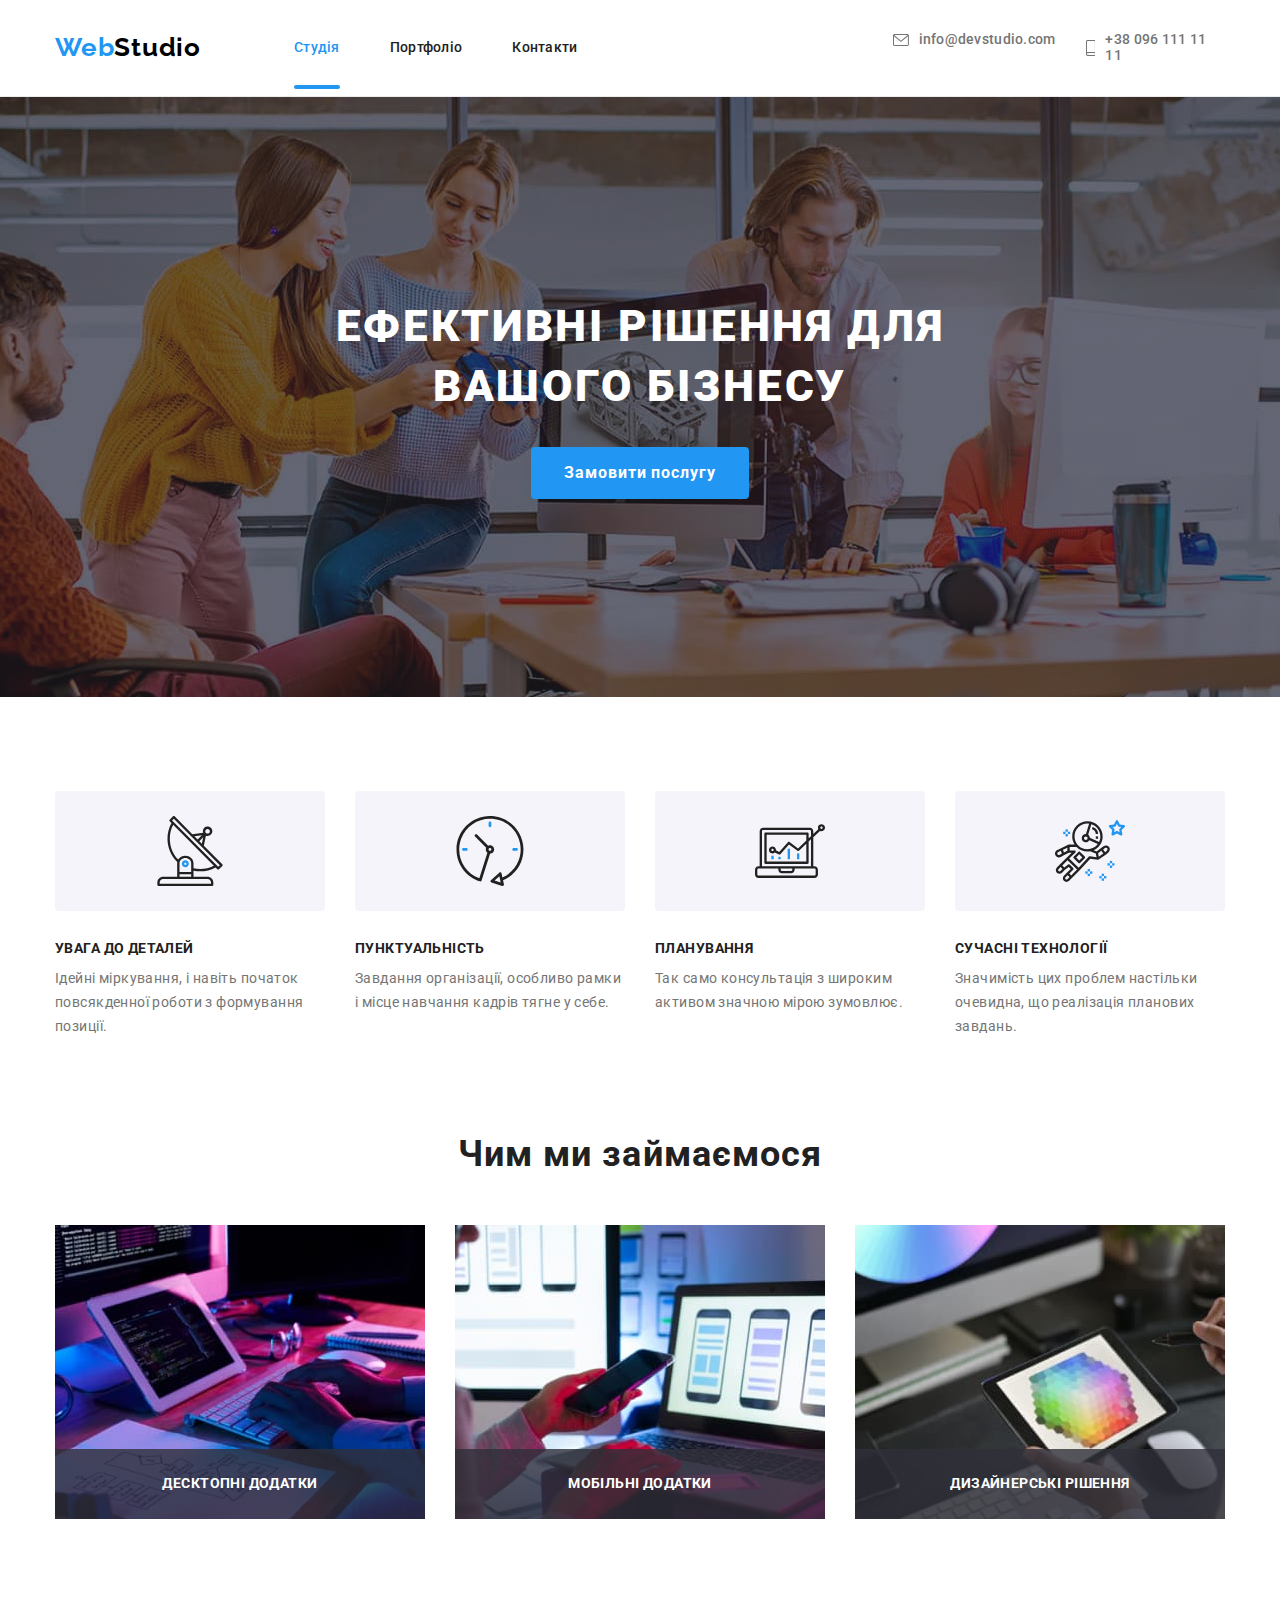
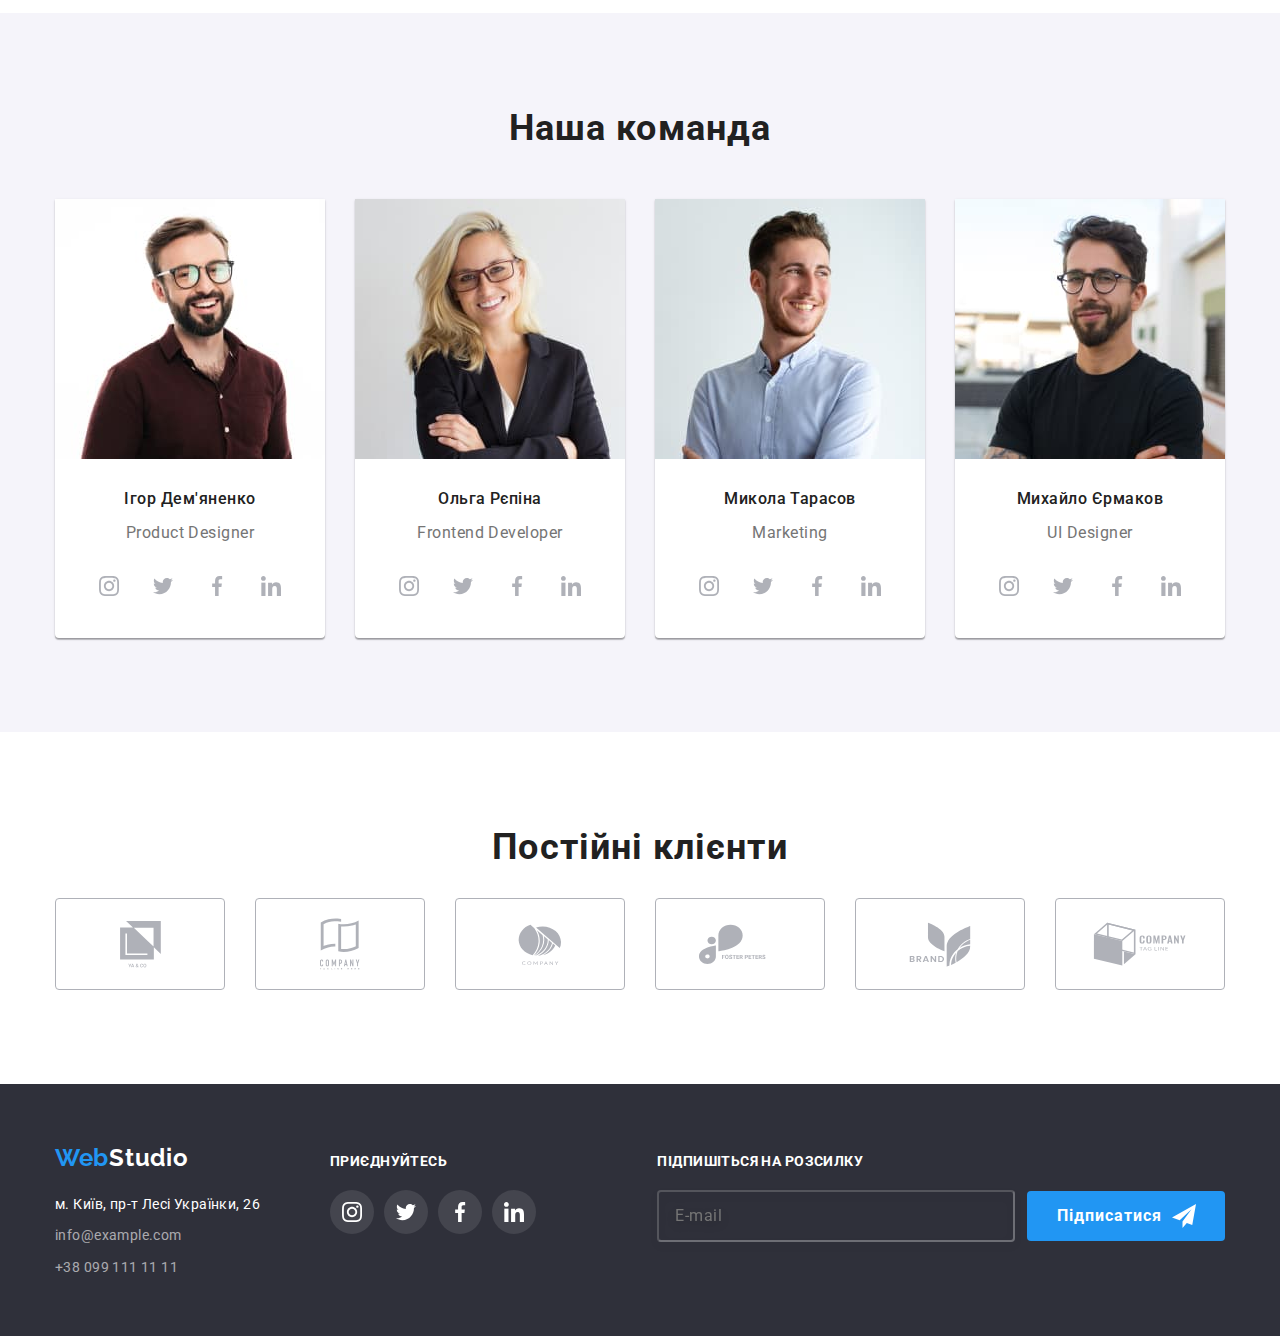
<file: index.html>
<!DOCTYPE html>
<html lang="ru">

<head>
  <meta charset="UTF-8" />
  <meta http-equiv="X-UA-Compatible" content="IE=edge" />
  <meta name="viewport" content="width=device-width, initial-scale=1.0" />
  <meta name="description" content="Загальна інформація про компанію">
  <title>Студия</title>
  <link rel="preconnect" href="https://fonts.googleapis.com" />
  <link rel="preconnect" href="https://fonts.gstatic.com" crossorigin />
  <link rel="stylesheet"
    href="https://cdnjs.cloudflare.com/ajax/libs/modern-normalize/1.1.0/modern-normalize.min.css" />
  <link href="https://fonts.googleapis.com/css2?family=Raleway:wght@700&family=Roboto:wght@400;500;700;900&display=swap"
    rel="stylesheet" />
  <link rel="stylesheet" href="./css/main.min.css">
</head>

<body class="body">
  <!-- Шапка -->
  <header class="header">
    <div class="header__container container ">
      <a lang="en" href="./index.html" class="header__logo"><span class="logo__forepart">Web</span>Studio</a>
      <button type="button" class="header__mobile-button is-open" aria-expanded="false" data-menu-button><svg width="40"
          height="40" aria-label="Перемикач мобільного меню" aria-controls="header__mobile-menu">
          <use class="header__icon-cross" href="./images/sprites.svg#icon-menu"></use>
          <use class="header__icon-menu" href="./images/sprites.svg#icon-cross"></use>
        </svg></button>
      <div class="header__mobile-menu" id="header__mobile-menu" data-menu>
        <nav class="header__navigation">
          <ul class="header__menu">
            <li class="header__menu-item"><a href="./index.html"
                class="header__menu-link header__menu-link--current">Студія</a>
            </li>
            <li class="header__menu-item"><a href="./portfolio.html" class="header__menu-link">Портфоліо</a></li>
            <li class="header__menu-item"><a href="#" class="header__menu-link">Контакти</a></li>
          </ul>
        </nav>
        <div class="header__contacts-mobile">
          <ul class="header__contacts">
            <li class="header__contacts-item--mail">
              <a href="mailto:info@devstudio.com" class="header__contacts-mail"><svg class="header__contacts-icon"
                  width="16" height="12">
                  <use href="./images/sprites.svg#icon-envelope"></use>
                </svg>
                info@devstudio.com</a>
            </li>
            <li class="header__contacts-item--tel">
              <a href="tel:+380961111111" class="header__contacts-tel">
                <svg class="header__contacts-icon" width="10" height="16">
                  <use href="./images/sprites.svg#icon-smartphone"></use>
                </svg>
                +38 096 111 11 11</a>
            </li>
          </ul>
          <ul class="header__socials">
            <li class="header__socials-item">
              <a href="#" class="header__socials-link">Instagram</a>
            </li>
            <li class="header__socials-item">
              <a href="#" class="header__socials-link">Twitter</a>
            </li>
            <li class="header__socials-item">
              <a href="#" class="header__socials-link">Facebook</a>
            </li>
            <li class="header__socials-item">
              <a href="#" class="header__socials-link">LinkedIn</a>
            </li>
          </ul>
        </div>
      </div>
    </div>
  </header>
  <main>
    <!-- Герой -->
    <section class="hero section">
      <div class="hero__container container">
        <h1 class="hero__title">Ефективні рішення для вашого бізнесу</h1>
        <button type="button" class="button hero__button" data-modal-open>
          Замовити послугу
        </button>
      </div>
    </section>

    <!-- Особенности работы -->

    <section class="advantages section">
      <div class="advantages__container container">
        <h2 class="advantages__title section-title visually-hidden">Наші переваги</h2>
        <ul class="advantages__list">
          <li class="advantages__item">
            <div class="advantages__icon">
              <svg class="advantages__img" width="70" height="70">
                <use href="./images/sprites.svg#icon-antenna"></use>
              </svg>
            </div>
            <h3 class="advantages__title">Увага до деталей</h3>
            <p class="advantages__description">
              Ідейні міркування, і навіть початок повсякденної роботи з формування позиції.
            </p>
          </li>
          <li class="advantages__item">
            <div class="advantages__icon">
              <svg class="advantages__img" width="70" height="70">
                <use href="./images/sprites.svg#icon-clock"></use>
              </svg>
            </div>
            <h3 class="advantages__title">Пунктуальність</h3>
            <p class="advantages__description">
              Завдання організації, особливо рамки і місце навчання кадрів тягне у себе.
            </p>
          </li>
          <li class="advantages__item">
            <div class="advantages__icon">
              <svg class="advantages__img" height="70" width="70">
                <use href="./images/sprites.svg#icon-diagram"></use>
              </svg>
            </div>
            <h3 class="advantages__title">Планування</h3>
            <p class="advantages__description">
              Так само консультація з широким активом значною мірою зумовлює.
            </p>
          </li>
          <li class="advantages__item">
            <div class="advantages__icon">
              <svg class="advantages__img" height="70" width="70">
                <use href="./images/sprites.svg#icon-astronaut"></use>
              </svg>
            </div>
            <h3 class="advantages__title">Сучасні технології</h3>
            <p class="advantages__description">
              Значимість цих проблем настільки очевидна, що реалізація планових завдань.
            </p>
          </li>
        </ul>
      </div>
    </section>

    <!-- Чем занимаются -->

    <section class="specialism section">
      <div class="specialism_container container">
        <h2 class="specialism__title section-title">Чим ми займаємося</h2>
        <ul class="specialism__list">
          <li class="specialism__item">
            <img srcset="./images/photo-box1-1x.jpg 1x, ./images/photo-box1-2x.jpg 2x" src="./images/photo-box1-1x.jpg"
              alt="Програміст пише код" width="370" />
            <p class="specialism__text">Десктопні додатки</p>
          </li>
          <li class="specialism__item">
            <img srcset="./images/photo-box2-1x.jpg 1x, ./images/photo-box2-2x.jpg 2x" src="./images/photo-box2-1x.jpg"
              alt="Телефон та ноутбук" width="370" />
            <p class="specialism__text">Мобільні додатки</p>
          </li>
          <li class="specialism__item">
            <img srcset="./images/photo-box3-1x.jpg 1x, ./images/photo-box3-2x.jpg 2x" src="./images/photo-box3-1x.jpg"
              alt="Палітра кольорів на планшеті" width="370" />
            <p class="specialism__text">Дизайнерські рішення</p>
          </li>
        </ul>
      </div>
    </section>
    <!-- Команда -->
    <section class="cooperators section">
      <div class="cooperators__container container">
        <h2 class="cooperators__title section-title">Наша команда</h2>
        <ul class="cooperators__list">
          <li class="cooperators__item">
            <img srcset="
              ./images/igor-desktop1x.jpg 270w,
              ./images/igor-desktop2x.jpg 540w,
              ./images/igor-tablet1x.jpg 354w,
              ./images/igor-tablet2x.jpg 708w,
              ./images/igor-mobile1x.jpg 450w,
              ./images/igor-mobile2x.jpg 900w" src="./images/igor-mobile1x.jpg" alt="Product Designer"
              sizes="(min-width: 1200px) 270px, (min-width: 768px) 354px, (min-width: 480px) 450px, 450px" />
            <div class="cooperators__card">
              <h3 class="cooperators__name">Ігор Дем'яненко</h3>
              <p lang="en" class="cooperators__post">Product Designer</p>
              <ul class="cooperators__networks">
                <li><a href="#" class="cooperators__link"><svg width="20" height="20">
                      <use href="./images/sprites.svg#icon-instagram"></use>
                    </svg>
                  </a></li>
                <li><a href="#" class="cooperators__link"><svg width="20" height="20">
                      <use href="./images/sprites.svg#icon-twitter"></use>
                    </svg></a></li>
                <li><a href="#" class="cooperators__link"><svg width="20" height="20">
                      <use href="./images/sprites.svg#icon-facebook"></use>
                    </svg>
                  </a></li>
                <li><a href="#" class="cooperators__link"><svg width="20" height="20">
                      <use href="./images/sprites.svg#icon-linkedin"></use>
                    </svg>
                  </a></li>
              </ul>
            </div>
          </li>
          <li class="cooperators__item">
            <img srcset="
            ./images/olga-desktop1x.jpg 270w,
            ./images/olga-desktop2x.jpg 540w,
            ./images/olga-tablet1x.jpg 354w,
            ./images/olga-tablet2x.jpg 708w,
            ./images/olga-mobile1x.jpg 450w,
            ./images/olga-mobile2x.jpg 900w" src="./images/olga-mobile1x.jpg" alt="Frontend Developer"
              sizes="(min-width: 1200px) 270px, (min-width: 768px) 354px, (min-width: 480px) 450px, 450px" />
            <div class="cooperators__card">
              <h3 class="cooperators__name">Ольга Рєпіна</h3>
              <p lang="en" class="cooperators__post">Frontend Developer</p>
              <ul class="cooperators__networks">
                <li><a href="#" class="cooperators__link"><svg width="20" height="20">
                      <use href="./images/sprites.svg#icon-instagram"></use>
                    </svg>
                  </a></li>
                <li><a href="#" class="cooperators__link"><svg width="20" height="20">
                      <use href="./images/sprites.svg#icon-twitter"></use>
                    </svg></a></li>
                <li><a href="#" class="cooperators__link"><svg width="20" height="20">
                      <use href="./images/sprites.svg#icon-facebook"></use>
                    </svg>
                  </a></li>
                <li><a href="#" class="cooperators__link"><svg width="20" height="20">
                      <use href="./images/sprites.svg#icon-linkedin"></use>
                    </svg>
                  </a></li>
              </ul>
            </div>
          </li>
          <li class="cooperators__item">
            <img srcset="
            ./images/mykola-desktop1x.jpg 270w,
            ./images/mykola-desktop2x.jpg 540w,
            ./images/mykola-tablet1x.jpg 354w,
            ./images/mykola-tablet2x.jpg 708w,
            ./images/mykola-mobile1x.jpg 450w,
            ./images/mykola-mobile2x.jpg 900w" src="./images/mykola-mobile1x.jpg" alt="Marketing"
              sizes="(min-width: 1200px) 270px, (min-width: 768px) 354px, (min-width: 480px) 450px, 450px" />
            <div class="cooperators__card">
              <h3 class="cooperators__name">Микола Тарасов</h3>
              <p lang="en" class="cooperators__post">Marketing</p>
              <ul class="cooperators__networks">
                <li><a href="#" class="cooperators__link"><svg width="20" height="20">
                      <use href="./images/sprites.svg#icon-instagram"></use>
                    </svg>
                  </a></li>
                <li><a href="#" class="cooperators__link"><svg width="20" height="20">
                      <use href="./images/sprites.svg#icon-twitter"></use>
                    </svg></a></li>
                <li><a href="#" class="cooperators__link"><svg width="20" height="20">
                      <use href="./images/sprites.svg#icon-facebook"></use>
                    </svg>
                  </a></li>
                <li><a href="#" class="cooperators__link"><svg width="20" height="20">
                      <use href="./images/sprites.svg#icon-linkedin"></use>
                    </svg>
                  </a></li>
              </ul>
            </div>
          </li>
          <li class="cooperators__item">
            <img srcset="
            ./images/mihail-desktop1x.jpg 270w,
            ./images/mihail-desktop2x.jpg 540w,
            ./images/mihail-tablet1x.jpg 354w,
            ./images/mihail-tablet2x.jpg 708w,
            ./images/mihail-mobile1x.jpg 450w,
            ./images/mihail-mobile2x.jpg 900w" src="./images/mihail-mobile1x.jpg" alt="UI Designer"
              sizes="(min-width: 1200px) 270px, (min-width: 768px) 354px, (min-width: 480px) 450px, 450px" />
            <div class="cooperators__card">
              <h3 class="cooperators__name">Михайло Єрмаков</h3>
              <p lang="en" class="cooperators__post">UI Designer</p>
              <ul class="cooperators__networks">
                <li><a href="#" class="cooperators__link"><svg width="20" height="20">
                      <use href="./images/sprites.svg#icon-instagram"></use>
                    </svg>
                  </a></li>
                <li><a href="#" class="cooperators__link"><svg width="20" height="20">
                      <use href="./images/sprites.svg#icon-twitter"></use>
                    </svg></a></li>
                <li><a href="#" class="cooperators__link"><svg width="20" height="20">
                      <use href="./images/sprites.svg#icon-facebook"></use>
                    </svg>
                  </a></li>
                <li><a href="#" class="cooperators__link"><svg width="20" height="20">
                      <use href="./images/sprites.svg#icon-linkedin"></use>
                    </svg>
                  </a></li>
              </ul>
            </div>
          </li>
        </ul>
      </div>
    </section>

    <!-- Клиенты -->

    <section class="clients section">
      <div class="clients__container container">
        <h2 class="clients__title section-title">Постійні клієнти</h2>
        <ul class="clients__list">
          <li class="clients__item">
            <a href="#" class="clients__link"><svg width="41" height="46.7">
                <use href="./images/sprites.svg#icon-client1"></use>
              </svg></a>
          </li>
          <li class="clients__item">
            <a href="#" class="clients__link"><svg width="40" height="52">
                <use href="./images/sprites.svg#icon-client2"></use>
              </svg></a>
          </li>
          <li class="clients__item">
            <a href="#" class="clients__link"><svg width="43.46" height="41.18">
                <use href="./images/sprites.svg#icon-client3"></use>
              </svg></a>
          </li>
          <li class="clients__item">
            <a href="#" class="clients__link"><svg width="84.44" height="40.62">
                <use href="./images/sprites.svg#icon-client4"></use>
              </svg></a>
          </li>
          <li class="clients__item">
            <a href="#" class="clients__link"><svg width="62.54" height="45.43">
                <use href="./images/sprites.svg#icon-client5"></use>
              </svg></a>
          </li>
          <li class="clients__item">
            <a href="#" class="clients__link"><svg width="93.79" height="43.93">
                <use href="./images/sprites.svg#icon-client6"></use>
              </svg></a>
          </li>
        </ul>
      </div>
    </section>
  </main>
  <!-- Футер -->

  <footer class="footer">
    <div class="footer__container container">
      <div class="footer__logo">
        <a lang="en" href="./index.html" class="footer__link"><span class="logo__forepart">Web</span>Studio</a>
        <address class="footer_address">
          <ul class="footer__address-list">
            <li class="footer__address-item">м. Київ, пр-т Лесі Українки, 26</li>
            <li class="footer__address-item">
              <a href="mailto:info@example.com" class="footer__address-item--grey">info@example.com</a>
            </li>
            <li class="footer__address-item">
              <a href="tel:+380991111111" class="footer__address-item--grey">+38 099 111 11 11</a>
            </li>
          </ul>
        </address>
      </div>
      <div class="footer__networks">
        <p class="footer__networks-title">приєднуйтесь</p>
        <div class="footer__networks-list">
          <a href="#" class="footer__networks-login"><svg width="20" height="20">
              <use href="./images/sprites.svg#icon-instagram"></use>
            </svg></a><a href="#" class="footer__networks-login"><svg width="20" height="20">
              <use href="./images/sprites.svg#icon-twitter"></use>
            </svg></a><a href="#" class="footer__networks-login"><svg width="20" height="20">
              <use href="./images/sprites.svg#icon-facebook"></use>
            </svg></a><a href="#" class="footer__networks-login"><svg width="20" height="20">
              <use href="./images/sprites.svg#icon-linkedin"></use>
            </svg></a>
        </div>
      </div>
      <div class="footer__subscribe">
        <p class="footer__subscribe-label">Підпишіться на розсилку</p>
        <form class="footer__subscribe-form">
          <input type="email" name="email" placeholder="E-mail" class="footer__subscribe-input" />
          <button type="submit" class="footer__subscribe-button">Підписатися<svg class="footer__subscribe-icon">
              <use href="./images/sprites.svg#icon-send"></use>
            </svg></button>
        </form>
      </div>
    </div>
  </footer>

  <!-- Модальное окно -->

  <div class="backdrop is-hidden" data-modal>
    <div class="modal">
      <button class="modal__btn-modal" data-modal-close aria-label="Кнопка закриття модального вікна"><svg
          class="modal__icon-close">
          <use href="./images/sprites.svg#icon-close"></use>
        </svg></button>
      <p class="modal__title">Залиште свої дані, ми вам передзвонимо</p>
      <form class="modal__form">
        <label class="modal__user-contacts">Ім'я<svg class="modal__icon">
            <use href="./images/sprites.svg#icon-person"></use>
          </svg><input type="text" name="name" autofocus class="modal__input" /></label>
        <label class="modal__user-contacts">Телефон<svg class="modal__icon">
            <use href="./images/sprites.svg#icon-phone"></use>
          </svg><input type="tel" name="tel" class="modal__input" /></label>
        <label class="modal__user-contacts">Пошта<svg class="modal__icon">
            <use href="./images/sprites.svg#icon-email"></use>
          </svg><input type="email" name="email" class="modal__input" /></label>
        <label class="modal__user-contacts">Коментар<textarea name="text" placeholder="Введіть текст"
            class="modal__textarea"></textarea></label>
        <label class="modal__agreement"><input type="checkbox" name="agreement" value="agree" class="modal__checkbox"
            required /><svg class="modal__icon-checkbox" width="20px" height="20px">
            <use href="./images/sprites.svg#icon-check"></use>
          </svg>Погоджуюся з розсилкою та приймаю <a href="#" class="modal__agreement-link">Умови
            договору</a></label>
        <button type="submit" class="modal__button-submit">Відправити</button>
      </form>
    </div>
  </div>
  <script src="./js/mobile-menu.js"></script>
  <script src="./js/modal.js"></script>
</body>

</html>
</file>
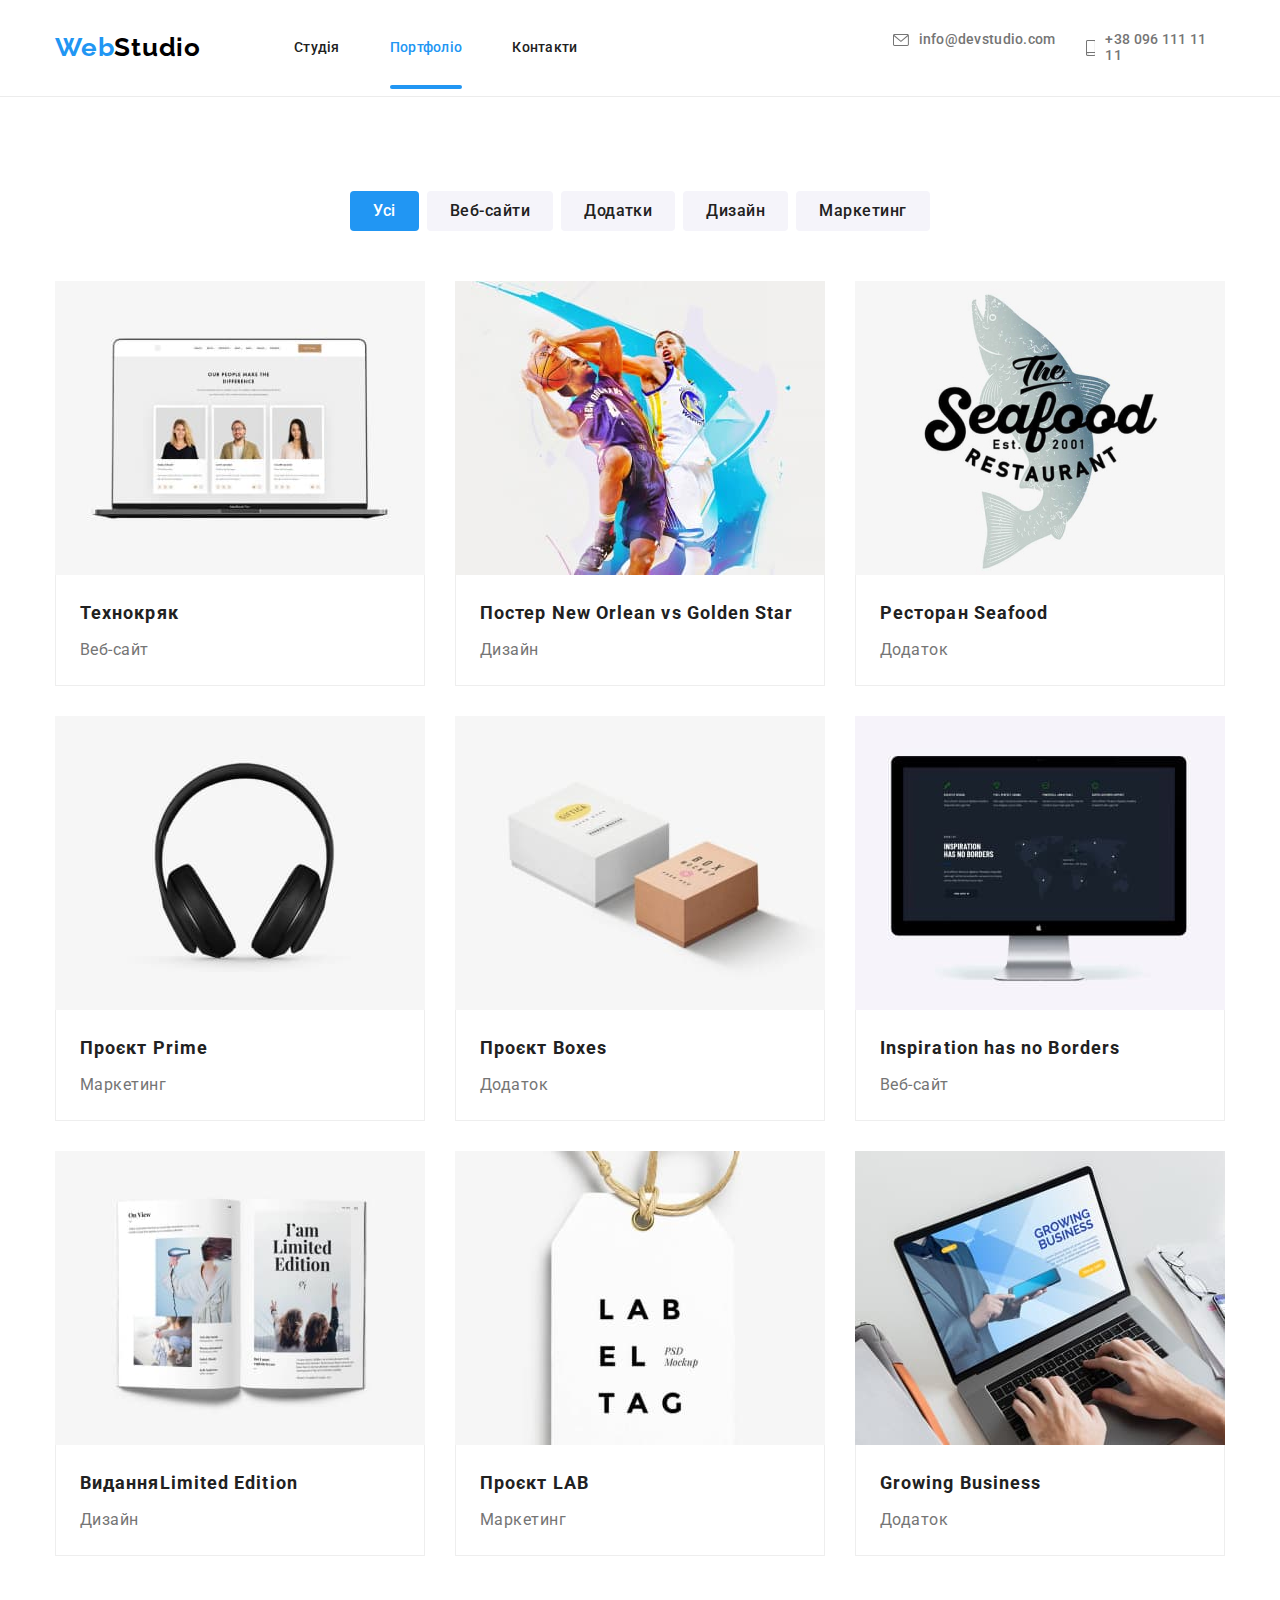
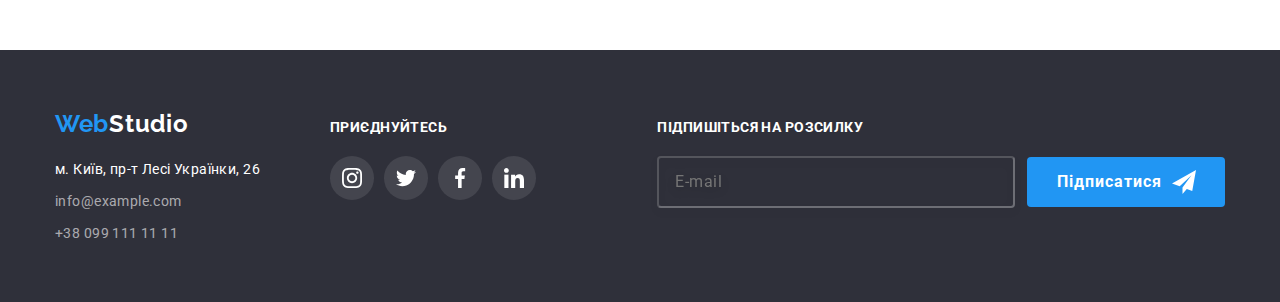
<file: portfolio.html>
<!DOCTYPE html>
<html lang="ru">

<head>
  <meta charset="UTF-8" />
  <meta http-equiv="X-UA-Compatible" content="IE=edge" />
  <meta name="viewport" content="width=device-width, initial-scale=1.0" />
  <meta name="description" content="Приклади робіт компанії">
  <title>Портфолио</title>
  <link rel="preconnect" href="https://fonts.googleapis.com" />
  <link rel="preconnect" href="https://fonts.gstatic.com" crossorigin />
  <link rel="stylesheet"
    href="https://cdnjs.cloudflare.com/ajax/libs/modern-normalize/1.1.0/modern-normalize.min.css" />
  <link href="https://fonts.googleapis.com/css2?family=Raleway:wght@700&family=Roboto:wght@400;500;700;900&display=swap"
    rel="stylesheet" />
  <link rel="stylesheet" href="./css/main.min.css">
</head>

<body class="body">
  <!-- Шапка -->
  <header class="header">
    <div class="header__container container ">
      <a lang="en" href="./index.html" class="header__logo"><span class="logo__forepart">Web</span>Studio</a>
      <button type="button" class="header__mobile-button is-open" aria-expanded="false" data-menu-button><svg width="40"
          height="40" aria-label="Перемикач мобільного меню" aria-controls="header__mobile-menu">
          <use class="header__icon-cross" href="./images/sprites.svg#icon-menu"></use>
          <use class="header__icon-menu" href="./images/sprites.svg#icon-cross"></use>
        </svg></button>
      <div class="header__mobile-menu" id="header__mobile-menu" data-menu>
        <nav class="header__navigation">
          <ul class="header__menu">
            <li class="header__menu-item"><a href="./index.html" class="header__menu-link">Студія</a>
            </li>
            <li class="header__menu-item"><a href="./portfolio.html"
                class="header__menu-link  header__menu-link--current">Портфоліо</a></li>
            <li class="header__menu-item"><a href="#" class="header__menu-link">Контакти</a></li>
          </ul>
        </nav>
        <div class="header__contacts-mobile">
          <ul class="header__contacts">
            <li class="header__contacts-item--mail">
              <a href="mailto:info@devstudio.com" class="header__contacts-mail"><svg class="header__contacts-icon"
                  width="16" height="12">
                  <use href="./images/sprites.svg#icon-envelope"></use>
                </svg>
                info@devstudio.com</a>
            </li>
            <li class="header__contacts-item--tel">
              <a href="tel:+380961111111" class="header__contacts-tel">
                <svg class="header__contacts-icon" width="10" height="16">
                  <use href="./images/sprites.svg#icon-smartphone"></use>
                </svg>
                +38 096 111 11 11</a>
            </li>
          </ul>
          <ul class="header__socials">
            <li class="header__socials-item">
              <a href="#" class="header__socials-link">Instagram</a>
            </li>
            <li class="header__socials-item">
              <a href="#" class="header__socials-link">Twitter</a>
            </li>
            <li class="header__socials-item">
              <a href="#" class="header__socials-link">Facebook</a>
            </li>
            <li class="header__socials-item">
              <a href="#" class="header__socials-link">LinkedIn</a>
            </li>
          </ul>
        </div>
      </div>
    </div>
  </header>
  <main>
    <section class="portfolio section">
      <div class="portfolio__container container">
        <h1 class="portfolio__title section-title visually-hidden">Портфоліо</h1>
        <!-- Меню работ -->
        <ul class="portfolio__menu">
          <li class="portfolio__menu-item">
            <button type="button" class="button portfolio__menu-button portfolio__menu-button--current">Усі</button>
          </li>
          <li class="portfolio__menu-item"><button type="button"
              class="button portfolio__menu-button">Веб-сайти</button></li>
          <li class="portfolio__menu-item"><button type="button" class="button portfolio__menu-button">Додатки</button>
          </li>
          <li class="portfolio__menu-item"><button type="button" class="button portfolio__menu-button">Дизайн</button>
          </li>
          <li class="portfolio__menu-item"><button type="button"
              class="button portfolio__menu-button">Маркетинг</button></li>
        </ul>
        <!-- Примеры работ -->
        <ul class="portfolio__works-list">
          <li class="portfolio__works-item">
            <a href="#" class="portfolio__link-card">
              <div class="portfolio__card-overlate">
                <picture>
                  <source srcset="./images/webphoto-desktop1x.jpg 1x, ./images/webphoto-desktop2x.jpg 2x"
                    media="(min-width: 1200px)" type="image/jpeg" />
                  <source srcset="./images/webphoto-tablet1x.jpg 1x, ./images/webphoto-tablet2x.jpg 2x"
                    media="(min-width: 768px)" type="image/jpeg" />
                  <source srcset="./images/webphoto-mobile1x.jpg 1x, ./images/webphoto-mobile2x.jpg 2x"
                    type="image/jpeg" />
                  <img src="./images/webphoto-mobile1x.jpg" alt="Открытый веб-сайт на ноутбуке" />
                </picture>
                <p class="portfolio__card-text">
                  Ресурс пропонує комплексні пропозиції з різним рівнем функціоналу та сервісів. Все це дозволить
                  відвідувачу отримати
                  вичерпні відомості про компанію чи приватну особу.
                </p>
              </div>
              <div class="portfolio__card-description">
                <h2 class="portfolio__card-title">Технокряк</h2>
                <p class="portfolio__card-name">Веб-сайт</p>
              </div>
            </a>
          </li>
          <li class="portfolio__works-item">
            <a href="#" class="portfolio__link-card">
              <div class="portfolio__card-overlate">
                <picture>
                  <source srcset="./images/poster-desktop1x.jpg 1x, ./images/poster-desktop2x.jpg 2x,"
                    media="(min-width: 1200px)" type="image/jpeg" />
                  <source srcset="./images/poster-tablet1x.jpg 1x, ./images/poster-tablet2x.jpg 2x,"
                    media="(min-width: 768px)" type="image/jpeg" />
                  <source srcset="./images/poster-mobile1x.jpg 1x,./images/poster-mobile2x.jpg 2x" type="image/jpeg" />
                  <img src="./images/poster-mobile1x.jpg" alt="Постер два баскетболиста" />
                </picture>
                <p class="portfolio__card-text">
                  Текст второй карточки.Ресурс пропонує комплексні пропозиції з різним рівнем функціоналу та сервісів.
                  Все це дозволить відвідувачу отримати
                  вичерпні відомості про компанію чи приватну особу.
                </p>
              </div>
              <div class="portfolio__card-description">
                <h2 class="portfolio__card-title">Постер <span lang="en">New Orlean vs Golden Star</span>
                </h2>
                <p class="portfolio__card-name">Дизайн</p>
              </div>
            </a>
          </li>
          <li class="portfolio__works-item">
            <a href="#" class="portfolio__link-card">
              <div class="portfolio__card-overlate">
                <picture>
                  <source srcset="./images/seafood-desktop1x.jpg 1x, ./images/seafood-desktop2x.jpg 2x"
                    media="(min-width: 1200px)" type="image/jpeg" />
                  <source srcset="./images/seafood-tablet1x.jpg 1x, ./images/seafood-tablet2x.jpg 2x"
                    media="(min-width: 768px)" type="image/jpeg" />
                  <source srcset="./images/seafood-mobile1x.jpg 1x, ./images/seafood-mobile2x.jpg 2x"
                    type="image/jpeg" />
                  <img src="./images/seafood-mobile1x.jpg" alt="Логотип ресторана" />
                </picture>
                <p class="portfolio__card-text">
                  Текст третьей карточки.Ресурс пропонує комплексні пропозиції з різним рівнем функціоналу та сервісів.
                  Все це дозволить відвідувачу отримати
                  вичерпні відомості про компанію чи приватну особу.
                </p>
              </div>
              <div class="portfolio__card-description">
                <h2 class="portfolio__card-title">Ресторан <span lang="en">Seafood</span></h2>
                <p class="portfolio__card-name">Додаток</p>
              </div>
            </a>
          </li>
          <li class="portfolio__works-item">
            <a href="#" class="portfolio__link-card">
              <div class="portfolio__card-overlate">
                <picture>
                  <source srcset="./images/earphon-desktop1x.jpg 1x, ./images/earphon-desktop2x.jpg 2x"
                    media="(min-width: 1200px)" type="image/jpeg" />
                  <source srcset="./images/earphon-tablet1x.jpg 1x, ./images/earphon-tablet2x.jpg 2x"
                    media="(min-width: 768px)" type="image/jpeg" />
                  <source srcset="./images/earphon-mobile1x.jpg 1x, ./images/earphon-mobile2x.jpg 2x"
                    type="image/jpeg" />
                  <img src="./images/earphon-mobile1x.jpg" alt="Наушники" />
                </picture>
                <p class="portfolio__card-text">
                  Текст четвертой карточки.Ресурс пропонує комплексні пропозиції з різним рівнем функціоналу та
                  сервісів. Все це дозволить відвідувачу отримати
                  вичерпні відомості про компанію чи приватну особу.
                </p>
              </div>
              <div class="portfolio__card-description">
                <h2 class="portfolio__card-title">Проєкт <span lang="en">Prime</span></h2>
                <p class="portfolio__card-name">Маркетинг</p>
              </div>
            </a>
          </li>
          <li class="portfolio__works-item">
            <a href="#" class="portfolio__link-card">
              <div class="portfolio__card-overlate">
                <picture>
                  <source srcset="./images/boxs-desktop1x.jpg 1x, ./images/boxs-desktop2x.jpg 2x"
                    media="(min-width: 1200px)" type="image/jpeg" />
                  <source srcset="./images/boxs-tablet1x.jpg 1x, ./images/boxs-tablet2x.jpg 2x"
                    media="(min-width: 768px)" type="image/jpeg" />
                  <source srcset="./images/boxs-mobile1x.jpg 1x, ./images/boxs-mobile2x.jpg 2x" type="image/jpeg" />
                  <img src="./images/boxs-mobile1x.jpg" alt="Две коробки" />
                </picture>
                <p class=" portfolio__card-text">
                  Текст пятой карточки.Ресурс пропонує комплексні пропозиції з різним рівнем функціоналу та сервісів.
                  Все це дозволить відвідувачу отримати
                  вичерпні відомості про компанію чи приватну особу.
                </p>
              </div>
              <div class="portfolio__card-description">
                <h2 class="portfolio__card-title">Проєкт <span lang="en">Boxes</span></h2>
                <p class="portfolio__card-name">Додаток</p>
              </div>
            </a>
          </li>
          <li class="portfolio__works-item">
            <a href="#" class="portfolio__link-card">
              <div class="portfolio__card-overlate">
                <picture>
                  <source srcset="./images/monitor-desktop1x.jpg 1x, ./images/monitor-desktop2x.jpg 2x"
                    media="(min-width: 1200px)" type="image/jpeg" />
                  <source srcset="./images/monitor-tablet1x.jpg 1x, ./images/monitor-tablet2x.jpg 2x"
                    media="(min-width: 768px)" type="image/jpeg" />
                  <source srcset="./images/monitor-mobile1x.jpg 1x, ./images/monitor-mobile2x.jpg 2x"
                    type="image/jpeg" />
                  <img src="./images/monitor-mobile1x.jpg" alt="Открытый веб-сайт на мониторе" />
                </picture>
                <p class="portfolio__card-text">
                  Текст шестой карточки.Ресурс пропонує комплексні пропозиції з різним рівнем функціоналу та сервісів.
                  Все це дозволить відвідувачу отримати
                  вичерпні відомості про компанію чи приватну особу.
                </p>
              </div>
              <div class="portfolio__card-description">
                <h2 lang="en" class="portfolio__card-title">Inspiration has no Borders</h2>
                <p class="portfolio__card-name">Веб-сайт</p>
              </div>
            </a>
          </li>
          <li class="portfolio__works-item">
            <a href="#" class="portfolio__link-card">
              <div class="portfolio__card-overlate">
                <picture>
                  <source srcset="./images/book-desktop1x.jpg 1x, ./images/book-desktop2x.jpg 2x"
                    media="(min-width: 1200px)" type="image/jpeg" />
                  <source srcset="./images/book-tablet1x.jpg 1x, ./images/book-tablet2x.jpg 2x"
                    media="(min-width: 768px)" type="image/jpeg" />
                  <source srcset="./images/book-mobile1x.jpg 1x, ./images/book-mobile2x.jpg 2x" type="image/jpeg" />
                  <img src="./images/book-mobile1x.jpg" alt="Открытая книга" />
                </picture>
                <p class="portfolio__card-text">
                  Текст седьмой карточки.Ресурс пропонує комплексні пропозиції з різним рівнем функціоналу та сервісів.
                  Все це дозволить відвідувачу отримати
                  вичерпні відомості про компанію чи приватну особу.
                </p>
              </div>
              <div class="portfolio__card-description">
                <h2 class="portfolio__card-title">Видання<span lang="en">Limited Edition</span></h2>
                <p class="portfolio__card-name">Дизайн</p>
              </div>
            </a>
          </li>
          <li class="portfolio__works-item">
            <a href="#" class="portfolio__link-card">
              <div class="portfolio__card-overlate">
                <picture>
                  <source srcset="./images/leib-desktop1x.jpg 1x, ./images/leib-desktop2x.jpg 2x"
                    media="(min-width: 1200px)" type="image/jpeg" />
                  <source srcset="./images/leib-tablet1x.jpg 1x, ./images/leib-tablet2x.jpg 2x"
                    media="(min-width: 768px)" type="image/jpeg" />
                  <source srcset="./images/leib-mobile1x.jpg 1x, ./images/leib-mobile2x.jpg 2x" type="image/jpeg" />
                  <img src="./images/leib-mobile1x.jpg" alt="Бирка" />
                </picture>
                <p class="portfolio__card-text">
                  Текст восьмой карточки.Ресурс пропонує комплексні пропозиції з різним рівнем функціоналу та сервісів.
                  Все це дозволить відвідувачу отримати
                  вичерпні відомості про компанію чи приватну особу.
                </p>
              </div>
              <div class="portfolio__card-description">
                <h2 class="portfolio__card-title">Проєкт <span lang="en">LAB</span></h2>
                <p class="portfolio__card-name">Маркетинг</p>
              </div>
            </a>
          </li>
          <li class="portfolio__works-item">
            <a href="#" class="portfolio__link-card">
              <div class="portfolio__card-overlate">
                <picture>
                  <source srcset="./images/netbook-desktop1x.jpg 1x, ./images/netbook-desktop2x.jpg 2x"
                    media="(min-width: 1200px)" type="image/jpeg" />
                  <source srcset="./images/netbook-tablet1x.jpg 1x, ./images/netbook-tablet2x.jpg 2x"
                    media="(min-width: 768px)" type="image/jpeg" />
                  <source srcset="./images/netbook-mobile1x.jpg 1x, ./images/netbook-mobile2x.jpg 2x"
                    type="image/jpeg" />
                  <img src="./images/netbook-mobile1x.jpg" alt="Открытое приложение на нетбуке" />
                </picture>
                <p class="portfolio__card-text">
                  Текст девятой карточки.Ресурс пропонує комплексні пропозиції з різним рівнем функціоналу та сервісів.
                  Все це дозволить відвідувачу отримати
                  вичерпні відомості про компанію чи приватну особу.
                </p>
              </div>
              <div class="portfolio__card-description">
                <h2 class="portfolio__card-title" lang="en">Growing Business</h2>
                <p class="portfolio__card-name">Додаток</p>
              </div>
            </a>
          </li>
        </ul>
      </div>
    </section>
  </main>
  <!-- Футер -->
  <footer class="footer">
    <div class="footer__container container">
      <div class="footer__logo">
        <a lang="en" href="./index.html" class="footer__link"><span class="logo__forepart">Web</span>Studio</a>
        <address class="footer_address">
          <ul class="footer__address-list">
            <li class="footer__address-item">м. Київ, пр-т Лесі Українки, 26</li>
            <li class="footer__address-item">
              <a href="mailto:info@example.com" class="footer__address-item--grey">info@example.com</a>
            </li>
            <li class="footer__address-item">
              <a href="tel:+380991111111" class="footer__address-item--grey">+38 099 111 11 11</a>
            </li>
          </ul>
        </address>
      </div>
      <div class="footer__networks">
        <p class="footer__networks-title">приєднуйтесь</p>
        <div class="footer__networks-list">
          <a href="#" class="footer__networks-login"><svg width="20" height="20">
              <use href="./images/sprites.svg#icon-instagram"></use>
            </svg></a><a href="#" class="footer__networks-login"><svg width="20" height="20">
              <use href="./images/sprites.svg#icon-twitter"></use>
            </svg></a><a href="#" class="footer__networks-login"><svg width="20" height="20">
              <use href="./images/sprites.svg#icon-facebook"></use>
            </svg></a><a href="#" class="footer__networks-login"><svg width="20" height="20">
              <use href="./images/sprites.svg#icon-linkedin"></use>
            </svg></a>
        </div>
      </div>
      <div class="footer__subscribe">
        <p class="footer__subscribe-label">Підпишіться на розсилку</p>
        <form class="footer__subscribe-form">
          <input type="email" name="email" placeholder="E-mail" class="footer__subscribe-input" />
          <button type="submit" class="footer__subscribe-button">Підписатися<svg class="footer__subscribe-icon">
              <use href="./images/sprites.svg#icon-send"></use>
            </svg></button>
        </form>
      </div>
    </div>
  </footer>
  <script src="./js/mobile-menu.js"></script>
</body>

</html>
</file>
<file: css/main.min.css>
:root{--primary-transition-time: 250ms;--primary-cubic-bezier: cubic-bezier(0.4, 0, 0.2, 1);--hero-background-gradient: linear-gradient(to right, rgba(47, 48, 58, 0.4), rgba(47, 48, 58, 0.4));--primary-text-color: #757575;--border-header-color: #ececec;--logo-black-color: #000000;--accent-color: #2196f3;--accent-logo-color: aqua;--title-text-color: #212121;--bgc-hero-footer-color: #2f303a;--main-white-color: #ffffff;--btn-hero-color: #188ce8;--advantages-icon-color: rgba(245, 244, 250, 1);--specialism-text-bgc: rgba(47, 48, 58, 0.8);--cooperators-bgc: #f5f4fa;--cooperators-card-bgc: #ffffff;--cooperators-card-shadow: 0px 1px 3px rgba(0, 0, 0, 0.12), 0px 1px 1px rgba(0, 0, 0, 0.14), 0px 2px 1px rgba(0, 0, 0, 0.2);--cooperators-icon-bgc: #ffffff;--cooperators-icon-fill: #afb1b8;--cooperators-icon-bgc-hover: #2196f3;--cooperators-icon-fill-hover: #ffffff;--clients-border-color: #afb1b8;--clients-fill-color: #afb1b8;--address-footer-color: rgba(255, 255, 255, 0.6);--footer-networks-bgc: rgba(255, 255, 255, 0.1);--footer-input-border-color: rgba(255, 255, 255, 0.3);--footer-input-border-shadow: drop-shadow(0px 4px 4px rgba(0, 0, 0, 0.15));--footer-input-color: rgba(255, 255, 255, 0.6);--footer-button-hover-shadow: 0px 4px 4px rgba(0, 0, 0, 0.15);--btn-grey-color: #f5f4fa;--portfolio-button-current-color: #ffffff;--portfolio-button-hover-color: #ffffff;--portfolio-button-shadow: 0px 3px 1px rgba(0, 0, 0, 0.1), 0px 1px 2px rgba(0, 0, 0, 0.08), 0px 2px 2px rgba(0, 0, 0, 0.12);--portfolio-card-bgc: rgba(33, 150, 243, 0.9);--portfolio-card-hover-shadow: 0px 1px 1px rgba(0, 0, 0, 0.12), 0px 4px 4px rgba(0, 0, 0, 0.06), 1px 4px 6px rgba(0, 0, 0, 0.16);--backdrop-bgc: rgba(0, 0, 0, 0.2);--modal-shadow-color: 0px 1px 3px rgba(0, 0, 0, 0.12), 0px 1px 1px rgba(0, 0, 0, 0.14), 0px 2px 1px rgba(0, 0, 0, 0.2);--modal-border-color: rgba(33, 33, 33, 0.2);--modal-textarea-color: rgba(117, 117, 117, 0.5);--modal-btn-border-color: rgba(0, 0, 0, 0.1);--border-works-color: #eeeeee}body{color:var(--primary-text-color);font-family:Roboto,sans-serif}body.modal-open{overflow:hidden}input,textarea{cursor:pointer}ul,h1,h2,h3,h4,h5,h6,p{list-style:none;padding:0;margin:0}img{display:block;max-width:100%;height:auto;width:100%}.section{padding:60px 0}@media screen and (min-width: 1200px){.section{padding:94px 0}}.container{margin-left:auto;margin-right:auto;padding-right:15px;padding-left:15px;width:100%}@media screen and (min-width: 480px){.container{max-width:480px}}@media screen and (min-width: 768px){.container{max-width:768px}}@media screen and (min-width: 1200px){.container{max-width:1200px}}.button{display:inline-block;cursor:pointer;font-family:inherit;font-weight:500;font-size:16px;line-height:1.62;letter-spacing:0.03em;text-align:center;border-radius:4px;border:1px solid rgba(0,0,0,0);color:var(--title-text-color--);background-color:var(--main-white-color)}.section-title{font-weight:700;font-size:28px;line-height:1.17;letter-spacing:0.03em;text-align:center;color:var(--title-text-color)}@media screen and (min-width: 1200px){.section-title{font-size:36px}}.visually-hidden{position:absolute;width:1px;height:1px;margin:-1px;border:0;padding:0;white-space:nowrap;clip-path:inset(100%);clip:rect(0 0 0 0);overflow:hidden}.no-scroll{overflow:hidden}.header{border-bottom-width:1px;border-bottom-style:solid;border-bottom-color:var(--border-header-color)}.header__container{position:relative;display:flex;align-items:center}.header__navigation{display:flex;align-items:center}.header__contacts-mobile{display:flex;flex-direction:column;margin-top:auto}.header__logo{margin-right:87px;padding:16px 0;font-family:Raleway,sans-serif;font-weight:700;font-size:24px;line-height:1.17;letter-spacing:0.03em;text-decoration:none;transition:color var(--primary-transition-time) var(--primary-cubic-bezier);color:var(--logo-black-color)}@media screen and (min-width: 768px){.header__logo{padding:26px 0}}@media screen and (min-width: 1200px){.header__logo{margin-right:93px;padding:24px 0 25px 0;font-size:26px;line-height:1.19;letter-spacing:em}}.header__logo:hover,.header__logo:focus{color:var(--accent-logo-color)}.logo__forepart{color:var(--accent-color);transition:color var(--primary-transition-time) var(--primary-cubic-bezier)}.header__logo:hover .logo__forepart,.header__logo:focus .logo__forepart,.footer__link:hover .logo__forepart,.footer__link:focus .logo__forepart{color:var(--accent-logo-color)}@media screen and (min-width: 768px){.header__menu{display:flex;gap:50px}}.header__menu-link{display:block;position:relative;font-weight:500;font-size:40px;line-height:1.18;letter-spacing:0.02em;text-decoration:none;color:var(--title-text-color);transition:color var(--primary-transition-time) var(--primary-cubic-bezier)}@media screen and (min-width: 768px){.header__menu-link{padding:32px 0;font-size:14px;line-height:1.14;letter-spacing:em}}.header__menu-link:hover,.header__menu-link:focus{color:var(--accent-color)}.header__menu-link--current{color:var(--accent-color)}.header__menu-link--current::after{content:"";position:absolute;display:none;width:100%;height:4px;left:0;bottom:-2px;border-radius:2px;background-color:var(--accent-color)}@media screen and (min-width: 768px){.header__menu-link--current::after{display:block}}@media screen and (min-width: 1200px){.header__menu-link--current::after{bottom:-1px}}.header__menu-item:not(:last-child){margin-bottom:32px}@media screen and (min-width: 768px){.header__menu-item:not(:last-child){margin-bottom:0}}.header__contacts{display:flex;flex-direction:column-reverse;margin-bottom:64px}@media screen and (min-width: 768px){.header__contacts{display:inline-block;margin-bottom:0;margin-left:81px}}@media screen and (min-width: 1200px){.header__contacts{display:flex;flex-direction:row;gap:30px;margin-left:315px}}.header__contacts-item--mail{margin-bottom:10px}@media screen and (min-width: 1200px){.header__contacts-item--mail{margin-bottom:0px}}.header__contacts-mail,.header__contacts-tel{display:flex;font-weight:500;letter-spacing:.02em;text-decoration:none;align-items:center;color:var(--primary-text-color);transition:color var(--primary-transition-time) var(--primary-cubic-bezier)}.header__contacts-mail:hover,.header__contacts-mail:focus,.header__contacts-tel:hover,.header__contacts-tel:focus{color:var(--accent-color)}.header__contacts-tel{font-size:22px;line-height:1.18;padding-bottom:32px;color:var(--accent-color)}@media screen and (min-width: 480px){.header__contacts-tel{font-size:34px}}@media screen and (min-width: 768px){.header__contacts-tel{margin-top:0;padding-bottom:21px;font-size:12px;line-height:1.17;color:var(--primary-text-color)}}@media screen and (min-width: 1200px){.header__contacts-tel{padding:32px 0;font-size:14px;line-height:1.14}}.header__contacts-mail{font-size:24px;line-height:1.17}@media screen and (min-width: 768px){.header__contacts-mail{padding-top:21px;font-size:12px}}@media screen and (min-width: 1200px){.header__contacts-mail{padding:32px 0;font-size:14px;line-height:1.14}}.header__contacts-icon{display:none;padding-top:0;padding-bottom:0;margin-right:10px;fill:currentColor;transition:fill var(--primary-transition-time) var(--primary-cubic-bezier)}@media screen and (min-width: 768px){.header__contacts-icon{display:block}}.header__contacts-icon:hover,.header__contacts-icon:focus{fill:currentColor}.header__mobile-button{display:inline-flex;position:absolute;top:10px;right:15px;width:40px;height:40px;margin:0;padding:0;border:none;background-color:rgba(0,0,0,0);z-index:2;fill:var(--title-text-color);transition:fill var(--primary-transition-time) var(--primary-cubic-bezier)}@media screen and (min-width: 768px){.header__mobile-button{display:none}}.header__mobile-button:hover,.header__mobile-button:focus{fill:var(--accent-color)}.header__icon-cross{display:none}.header__mobile-button.is-open .header__icon-cross{display:block}.header__mobile-button.is-open .header__icon-menu{display:none}.header__mobile-menu{display:flex;z-index:1}@media screen and (max-width: 767.98px){.header__mobile-menu{position:fixed;top:0;left:0;width:100%;height:100%;padding:48px 83px 48px 40px;overflow-y:scroll;flex-direction:column;background-color:var(--main-white-color);transform:translateX(-100%);transition:transform var(--primary-transition-time) var(--primary-cubic-bezier)}.header__mobile-menu.is-open{transform:translateX(0)}}.header__socials{display:flex;flex-wrap:wrap;gap:10px}@media screen and (min-width: 768px){.header__socials{display:none}}.header__socials-link{display:inline;text-decoration:none;font-weight:500;font-size:18px;line-height:1.22;letter-spacing:0.02em;color:var(--accent-color)}.header__socials-item:not(:last-child):after{content:"";border-left:1px solid var(--modal-border-color);margin-left:10px;color:var(--modal-border-color)}@media screen and (min-width: 768px){.header__socials-item:not(:last-child):after{display:none}}.hero{height:400px;margin-left:auto;margin-right:auto;background-color:var(--bgc-hero-footer-color);background-image:var(--hero-background-gradient),url("../images/hero-bg-mobile1x.jpg");background-size:cover;background-repeat:no-repeat;background-position:center;text-align:center;padding:118px 0}@media(min-device-pixel-ratio: 2),(min-resolution: 192dpi),(min-resolution: 2dppx){.hero{background-image:var(--hero-background-gradient),url("../images/hero-bg-mobile2x.jpg")}}@media screen and (min-width: 768px){.hero{max-width:768px;background-image:var(--hero-background-gradient),url("../images/hero-bg-tablet1x.jpg")}}@media screen and (min-width: 768px)and (min-device-pixel-ratio: 2),screen and (min-width: 768px)and (min-resolution: 192dpi),screen and (min-width: 768px)and (min-resolution: 2dppx){.hero{background-image:var(--hero-background-gradient),url("../images/hero-bg-tablet2x.jpg")}}@media screen and (min-width: 1200px){.hero{max-width:1600px;height:600px;padding:200px 0;background-image:var(--hero-background-gradient),url("../images/hero-bg-desktop1x.jpg")}}@media screen and (min-width: 1200px)and (min-device-pixel-ratio: 2),screen and (min-width: 1200px)and (min-resolution: 192dpi),screen and (min-width: 1200px)and (min-resolution: 2dppx){.hero{background-image:var(--hero-background-gradient),url("../images/hero-bg-desktop2x.jpg")}}.hero__container{max-width:360px}@media screen and (min-width: 1200px){.hero__container{max-width:696px}}.hero__title{margin-bottom:30px;font-weight:900;font-size:26px;line-height:1.62;letter-spacing:0.06em;text-transform:uppercase;color:var(--main-white-color)}@media screen and (min-width: 1200px){.hero__title{font-size:44px;line-height:1.36;letter-spacing:em}}.hero .hero__button{padding:10px 32px;font-weight:700;font-size:16px;line-height:1.88;letter-spacing:0.06em;align-items:center;color:var(--main-white-color);background-color:var(--accent-color);transition:color var(--primary-transition-time) var(--primary-cubic-bezier),color var(--primary-transition-time) var(--primary-cubic-bezier)}.hero .hero__button:hover,.hero .hero__button:focus{color:var(--main-white-color);background-color:var(--btn-hero-color)}.advantages__list{display:flex;flex-wrap:wrap;gap:30px}.advantages__item{width:100%}@media screen and (min-width: 768px){.advantages__item{width:calc((100% - 30px)/2)}}@media screen and (min-width: 1200px){.advantages__item{width:calc((100% - 90px)/4)}}.advantages__icon{display:flex;background-color:var(--advantages-icon-color);height:120px;border-radius:4px;align-items:center;justify-content:center;margin-bottom:30px}.advantages__img{align-self:center}.advantages__title{margin-bottom:10px;font-weight:700;font-size:14px;line-height:1.14;letter-spacing:0.03em;text-align:center;text-transform:uppercase;color:var(--title-text-color)}@media screen and (min-width: 768px){.advantages__title{text-align:start}}.advantages__description{font-weight:400;font-size:14px;line-height:1.71;letter-spacing:0.03em}.specialism{display:none;padding-top:0}@media screen and (min-width: 1200px){.specialism{display:block}}.specialism__title{margin-bottom:50px}.specialism__list{display:flex;gap:30px}.specialism__item{position:relative}.specialism__text{display:flex;position:absolute;width:100%;height:70px;bottom:0px;font-weight:700;font-size:14px;line-height:1.14;letter-spacing:0.03em;text-transform:uppercase;align-items:center;justify-content:center;color:var(--main-white-color);background-color:var(--specialism-text-bgc)}.cooperators{background-color:var(--cooperators-bgc)}.cooperators__title{margin-bottom:30px}@media screen and (min-width: 1200px){.cooperators__title{margin-bottom:50px}}.cooperators__list{display:block}@media screen and (min-width: 768px){.cooperators__list{display:flex;flex-wrap:wrap;gap:30px}}.cooperators__item{width:100%;background-color:var(--main-white-color);box-shadow:var(--cooperators-card-shadow);border-radius:0px 0px 4px 4px}@media screen and (min-width: 768px){.cooperators__item{width:calc((100% - 30px)/2)}}@media screen and (min-width: 1200px){.cooperators__item{width:calc((100% - 90px)/4)}}.cooperators__item:not(:last-child){margin-bottom:30px}@media screen and (min-width: 768px){.cooperators__item:not(:last-child){margin-bottom:0}}.cooperators__card{padding:30px 0 24px 0;text-align:center}@media screen and (min-width: 1200px){.cooperators__card{padding:30px 32px}}.cooperators__name{margin-bottom:10px;font-weight:500;font-size:16px;line-height:1.19;letter-spacing:0.03em;color:var(--title-text-color)}.cooperators__post{margin-bottom:16px;font-weight:400;font-size:16px;line-height:1.9;letter-spacing:0.03em}.cooperators__networks{display:inline-flex;gap:10px}.cooperators__link{display:flex;width:44px;height:44px;border-radius:44px;align-items:center;justify-content:center;background-color:var(--cooperators-icon-bgc);fill:var(--cooperators-icon-fill);transition:fill var(--primary-transition-time) var(--primary-cubic-bezier),background-color var(--primary-transition-time) var(--primary-cubic-bezier)}.cooperators__link:hover,.cooperators__link:focus{background-color:var(--cooperators-icon-bgc-hover);fill:var(--cooperators-icon-fill-hover)}.clients__title{margin-bottom:30px}.clients__list{display:flex;flex-wrap:wrap;gap:30px;justify-content:center}.clients__item{width:calc((100% - 30px)/2)}@media screen and (min-width: 480px){.clients__item{width:210px}}@media screen and (min-width: 768px){.clients__item{width:calc((100% - 60px)/3)}}@media screen and (min-width: 1200px){.clients__item{width:calc((100% - 150px)/6)}}.clients__link{display:flex;height:92px;border:1px solid var(--clients-border-color);border-radius:4px;fill:var(--clients-fill-color);align-items:center;justify-content:center;transition:fill var(--primary-transition-time) var(--primary-cubic-bezier),border var(--primary-transition-time) var(--primary-cubic-bezier)}.clients__link:hover,.clients__link:focus{fill:var(--accent-color);border:1px solid var(--accent-color)}.backdrop{position:fixed;top:0;left:0;width:100%;height:100%;padding:93px 15px;z-index:1;background-color:var(--backdrop-bgc);transition:opacity var(--primary-transition-time) var(--primary-cubic-bezier)}@media screen and (min-width: 768px){.backdrop{padding:0}}.backdrop.is-hidden{opacity:0;pointer-events:none}.modal{position:absolute;width:calc(100% - 30px);max-width:450px;height:609px;top:50%;left:50%;padding:40px;transform:translate(-50%, -50%) scale(1);transition:transform var(--primary-transition-time) var(--primary-cubic-bezier);border-radius:4px;box-shadow:var(--modal-shadow-color);background-color:var(--main-white-color)}@media screen and (min-width: 1200px){.modal{max-width:528px;height:581px}}.backdrop.is-hidden .modal{transform:translate(-50%, -50%) scale(1.1)}.modal__btn-modal{position:absolute;display:flex;width:30px;height:30px;right:8px;top:8px;border-radius:50%;align-items:center;cursor:pointer;background-color:var(--main-white-color);border:1px solid var(--modal-btn-border-color)}.modal__icon-close{width:18px;height:18px;fill:var(--logo-black-color);transition:fill var(--primary-transition-time) var(--primary-cubic-bezier)}.modal__title{margin-bottom:12px;font-weight:700;font-size:20px;line-height:1.5;letter-spacing:0.03em;text-align:center;color:var(--title-text-color)}@media screen and (min-width: 1200px){.modal__title{line-height:1.15}}.modal__form{width:100%;height:100%}.modal__user-contacts{position:relative;display:flex;flex-direction:column;font-weight:400;font-size:12px;line-height:1.17;letter-spacing:0.01em}.modal__icon{position:absolute;top:11px;left:12px;width:18px;height:18px;transform:translateY(100%);transition:fill var(--primary-transition-time) var(--primary-cubic-bezier)}.modal__input{height:40px;padding-left:42px;margin-top:4px;outline:none;border:1px solid var(--modal-border-color);border-radius:4px;transition:border-color var(--primary-transition-time) var(--primary-cubic-bezier)}.modal__textarea{height:120px;margin-top:4px;padding:12px 16px;resize:none;outline:none;font-weight:400;font-size:14px;line-height:1.14;letter-spacing:0.01em;color:var(--modal-textarea-color);border:1px solid var(--modal-border-color);border-radius:4px;transition:border-color var(--primary-transition-time) var(--primary-cubic-bezier)}.modal__icon{position:absolute;top:11px;left:12px;width:18px;height:18px;transform:translateY(100%);transition:fill var(--primary-transition-time) var(--primary-cubic-bezier)}.modal__input{height:40px;padding-left:42px;margin-top:4px;outline:none;border:1px solid var(--modal-border-color);border-radius:4px;transition:border-color var(--primary-transition-time) var(--primary-cubic-bezier)}.modal__textarea{height:120px;margin-top:4px;padding:12px 16px;resize:none;outline:none;font-weight:400;font-size:14px;line-height:1.14;letter-spacing:0.01em;color:var(--modal-textarea-color);border:1px solid var(--modal-border-color);border-radius:4px;transition:border-color var(--primary-transition-time) var(--primary-cubic-bezier)}@media screen and (min-width: 1200px){.modal__textarea{font-size:12px;line-height:1.17}}.modal__agreement{display:inline-block;padding:0;margin-top:20px;font-weight:400;font-size:12px;line-height:1.17;letter-spacing:0.03em;text-align:center}@media screen and (min-width: 1200px){.modal__agreement{margin-left:12px;font-size:14px;line-height:1.71;letter-spacing:em}}.modal__agreement-link{color:var(--accent-color)}.modal__checkbox{display:inline-block;width:1px;height:1px;margin:-1px;border:0;padding:0;white-space:nowrap;clip-path:inset(100%);clip:rect(0 0 0 0);overflow:hidden}.modal__icon-checkbox{display:inline-block;width:16px;height:15px;margin-right:8px;border:1px solid var(--logo-black-color);border-radius:2px;vertical-align:text-top;transition:border-color var(--primary-transition-time) var(--primary-cubic-bezier)}.modal__btn-modal:hover .modal__icon-close,.modal__btn-modal:focus .modal__icon-close{fill:var(--accent-color)}.modal__user-contacts:not(:first-child){margin-top:10px}.modal__user-contacts:focus-within>.modal__input,.modal__user-contacts:focus-within>.modal__textarea{border-color:var(--accent-color);color:var(--logo-black-color)}.modal__user-contacts:focus-within>.modal__icon{fill:var(--accent-color)}.modal__checkbox:checked+.modal__icon-checkbox{background-color:var(--accent-color);border:1px solid var(--accent-color)}.modal__checkbox:focus+.modal__icon-checkbox{border-color:var(--accent-color)}.modal__button-submit{display:block;margin-top:30px;margin-left:auto;margin-right:auto;padding:10px 55px 10px 56px;font-weight:700;font-size:16px;line-height:1.88;letter-spacing:0.06em;align-items:center;text-align:center;color:var(--main-white-color);background-color:var(--accent-color);border:1px solid rgba(0,0,0,0);border-radius:4px;transition:background-color var(--primary-transition-time) var(--primary-cubic-bezier),box-shadow var(--primary-transition-time) var(--primary-cubic-bezier)}.modal__button-submit:hover,.modal__button-submit:focus{background-color:var(--btn-hero-color);box-shadow:0px 4px 4px rgba(0,0,0,.15)}.portfolio__menu{display:flex;flex-wrap:wrap;gap:8px}@media screen and (min-width: 480px){.portfolio__menu{justify-content:center}}@media screen and (min-width: 768px){.portfolio__menu{flex-wrap:nowrap}}.portfolio__menu-button{padding:6px 22px;transition:color var(--primary-transition-time) var(--primary-cubic-bezier),background-color var(--primary-transition-time) var(--primary-cubic-bezier),box-shadow var(--primary-transition-time) var(--primary-cubic-bezier);color:var(--title-text-color);background-color:var(--btn-grey-color)}.portfolio__menu-button--current{color:var(--portfolio-button-current-color);background-color:var(--accent-color)}.portfolio__menu-button:hover,.portfolio__menu-button:focus{color:var(--portfolio-button-hover-color);background-color:var(--accent-color);box-shadow:var(--portfolio-button-shadow)}.portfolio__works-list{display:block;margin-top:40px}@media screen and (min-width: 768px){.portfolio__works-list{display:flex;flex-wrap:wrap;gap:30px;justify-content:center}}@media screen and (min-width: 768px){.portfolio__works-list{margin-top:30px;justify-content:left}}@media screen and (min-width: 1200px){.portfolio__works-list{margin-top:50px}}@media screen and (min-width: 768px){.portfolio__works-item{width:calc((100% - 30px)/2)}}@media screen and (min-width: 1200px){.portfolio__works-item{width:calc((100% - 60px)/3)}}.portfolio__works-item:not(:last-child){margin-bottom:30px}@media screen and (min-width: 768px){.portfolio__works-item:not(:last-child){margin-bottom:0}}.portfolio__link-card{display:flex;flex-direction:column;height:100%;text-decoration:none;transition:box-shadow var(--primary-transition-time) var(--primary-cubic-bezier)}.portfolio__card-overlate{position:relative;overflow:hidden}.portfolio__link-card:hover,.portfolio__link-card:focus{box-shadow:var(--portfolio-card-hover-shadow)}.portfolio__card-description{padding:20px 24px;flex-grow:1;border-width:0 1px 1px;border-style:solid;border-color:var(--border-works-color)}.portfolio__card-title{margin-bottom:4px;font-weight:700;font-size:18px;line-height:2;letter-spacing:0.06em;color:var(--title-text-color)}.portfolio__card-name{font-weight:400;font-size:16px;line-height:1.88;letter-spacing:0.03em;text-decoration:none;color:var(--primary-text-color)}.portfolio__card-text{position:absolute;display:block;padding:77px 24px;top:0;left:0;width:100%;height:100%;overflow-y:scroll;font-weight:400;font-size:18px;line-height:1.56;letter-spacing:0.03em;transform:translateY(101%);transition:transform var(--primary-transition-time) var(--primary-cubic-bezier);color:var(--main-white-color);background-color:var(--portfolio-card-bgc)}@media screen and (min-width: 768px){.portfolio__card-text{padding:49px 24px 77px 24px}}@media screen and (min-width: 1200px){.portfolio__card-text{padding:49px 24px}}.portfolio__link-card:hover .portfolio__card-text,.portfolio__link-card:focus .portfolio__card-text{transform:translateY(0)}.footer{height:603px;padding-top:60px;padding-bottom:60px;background-color:var(--bgc-hero-footer-color)}@media screen and (min-width: 768px){.footer{height:463px}}@media screen and (min-width: 1200px){.footer{height:252px}}.footer__container{text-align:center}@media screen and (min-width: 768px){.footer__container{display:flex;flex-wrap:wrap;align-items:baseline;justify-content:center}}@media screen and (min-width: 1200px){.footer__container{display:flex;flex-wrap:wrap;align-items:baseline;text-align:start}}.footer__logo{margin-bottom:60px}@media screen and (min-width: 768px){.footer__logo{margin-bottom:0}}.footer__address-list{display:block;font-weight:400;font-size:14px;line-height:1.71;letter-spacing:0.03em;font-style:normal;text-decoration:none;color:var(--main-white-color)}.footer__link{display:block;margin-bottom:20px;margin-bottom:20px;font-family:Raleway,sans-serif;font-weight:700;font-size:24px;line-height:1.17;letter-spacing:0.03em;text-decoration:none;color:var(--main-white-color);transition:color var(--primary-transition-time) var(--primary-cubic-bezier)}.footer__link:hover,.footer__link:focus{color:var(--accent-logo-color)}.footer__address-item:not(:last-child){margin-bottom:8px}.footer__address-item--grey,.footer__address-item--grey{color:var(--address-footer-color);text-decoration:none;transition:color var(--primary-transition-time) var(--primary-cubic-bezier)}.footer__address-item--grey:hover,.footer__address-item--grey:focus,.footer__address-item--grey:hover,.footer__address-item--grey:focus{color:var(--accent-color)}.footer__networks{height:80px;margin-bottom:60px}@media screen and (min-width: 768px){.footer__networks{margin-left:165px;margin-bottom:0}}@media screen and (min-width: 1200px){.footer__networks{margin-left:70px}}.footer__networks-title{margin-bottom:20px;font-weight:700;font-size:14px;line-height:1.14;letter-spacing:0.03em;text-transform:uppercase;color:var(--main-white-color)}.footer__networks-list{display:flex;gap:10px;justify-content:center}.footer__networks-login{display:flex;width:44px;height:44px;border-radius:44px;align-items:center;justify-content:center;background-color:var(--footer-networks-bgc);fill:var(--main-white-color);transition:background-color var(--primary-transition-time) var(--primary-cubic-bezier)}.footer__networks-login:hover,.footer__networks-login:focus{background-color:var(--accent-color)}@media screen and (min-width: 768px){.footer__subscribe{margin-top:60px}}@media screen and (min-width: 1200px){.footer__subscribe{margin-left:auto;margin-top:0}}.footer__subscribe-icon{width:24px;height:24px;margin-left:10px;text-align:center}.footer__subscribe-form{width:100%}@media screen and (min-width: 1200px){.footer__subscribe-form{display:flex;align-items:baseline;justify-content:center}}.footer__subscribe-label{margin-bottom:20px;font-weight:700;font-size:14px;line-height:1.14;letter-spacing:0.03em;text-transform:uppercase;color:var(--main-white-color)}.footer__subscribe-input{display:inline-block;width:100%;max-width:358px;padding:14px 16px 14px 16px;margin-bottom:20px;font-weight:400;font-size:16px;line-height:1.25;letter-spacing:0.03em;align-items:center;outline:none;border-color:var(--footer-input-border-color);filter:var(--footer-input-border-shadow);border-radius:4px;transition:button-color var(--primary-transition-time) var(--primary-cubic-bezier);color:var(--footer-input-color);background-color:rgba(0,0,0,0)}@media screen and (min-width: 480px){.footer__subscribe-input{width:358px}}@media screen and (min-width: 768px){.footer__subscribe-input{display:block}}@media screen and (min-width: 1200px){.footer__subscribe-input{margin-bottom:0}}.footer__subscribe-input:focus{border-color:var(--accent-color)}.footer__subscribe-button{display:inline-flex;padding:9px 28px 9px 29px;font-weight:700;font-size:16px;line-height:1.88;letter-spacing:0.06em;align-items:center;border-radius:4px;border:1px solid rgba(0,0,0,0);color:var(--main-white-color);background-color:var(--accent-color);transition:background-color var(--primary-transition-time) var(--primary-cubic-bezier),box-shadow var(--primary-transition-time) var(--primary-cubic-bezier)}@media screen and (min-width: 1200px){.footer__subscribe-button{margin-left:12px}}.footer__subscribe-button:hover,.footer__subscribe-button:focus{background-color:var(--btn-hero-color);box-shadow:var(--footer-button-hover-shadow)}/*# sourceMappingURL=main.min.css.map */
</file>
